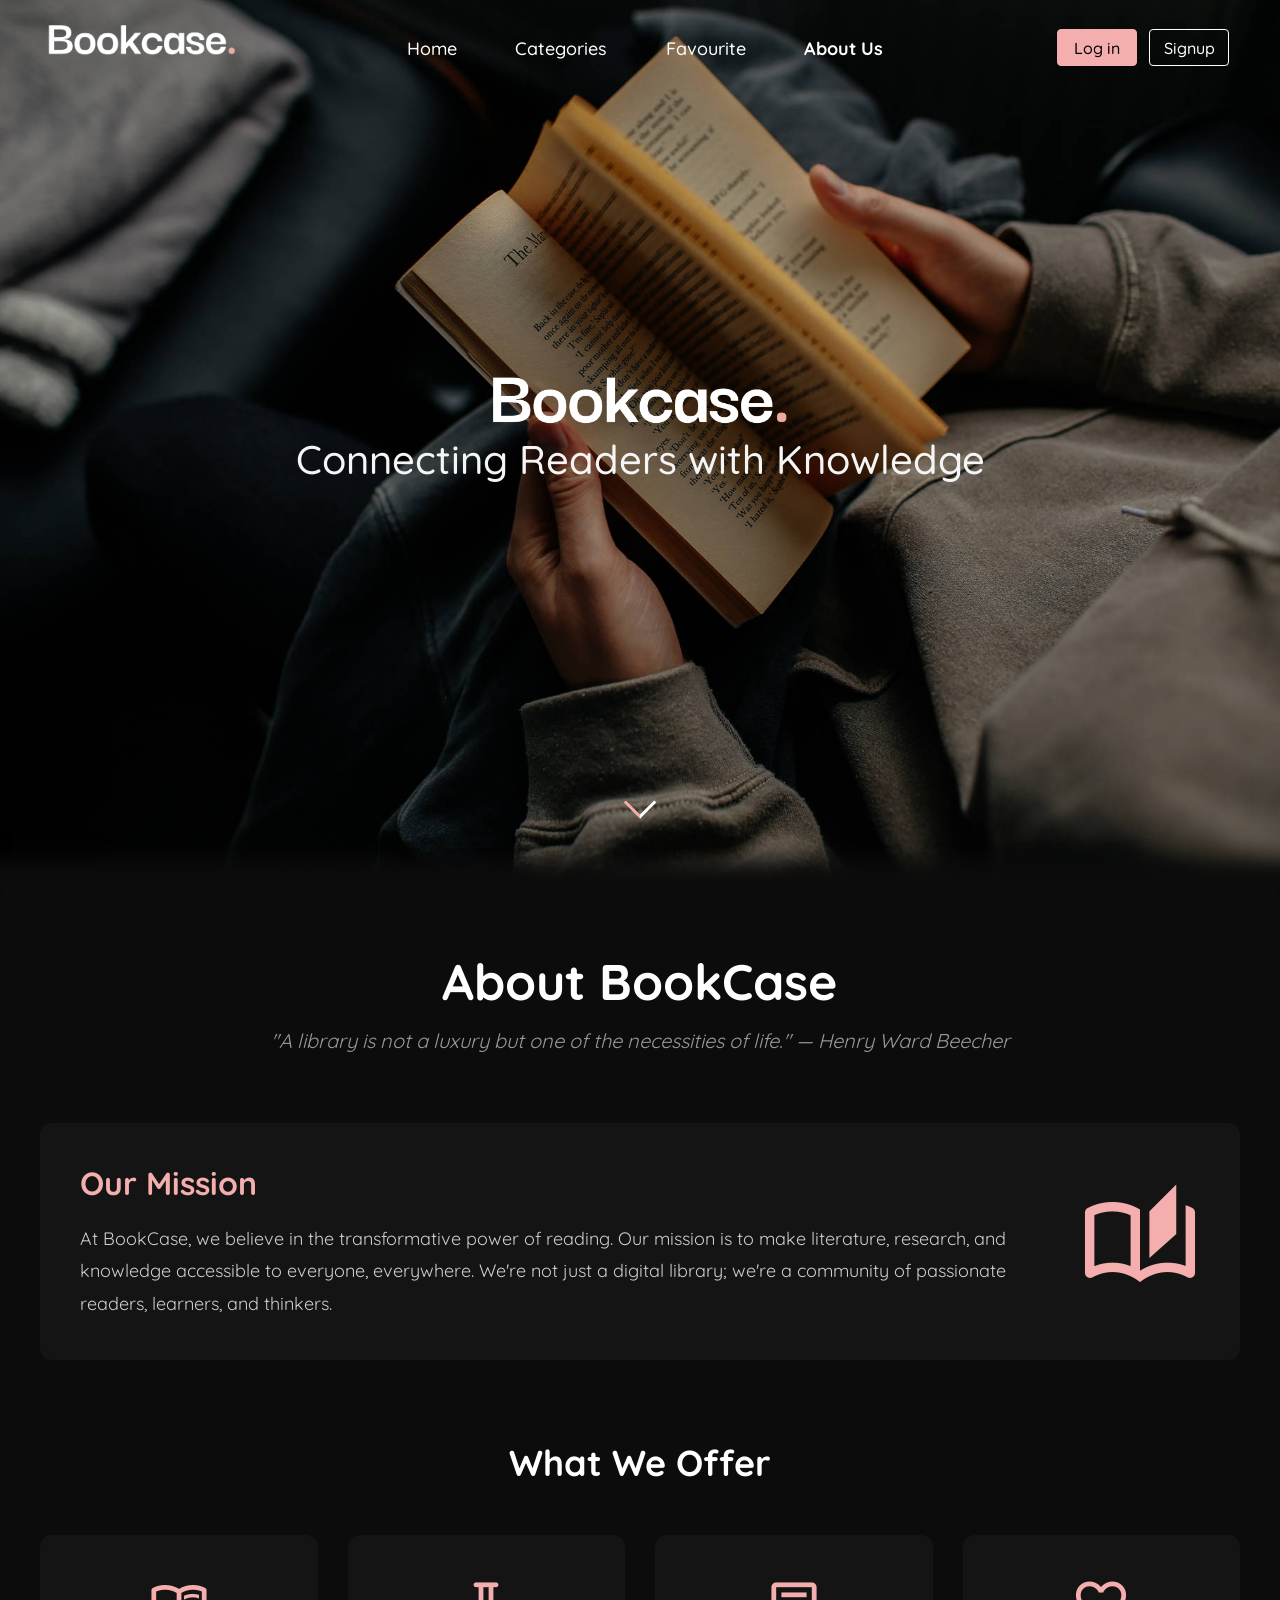
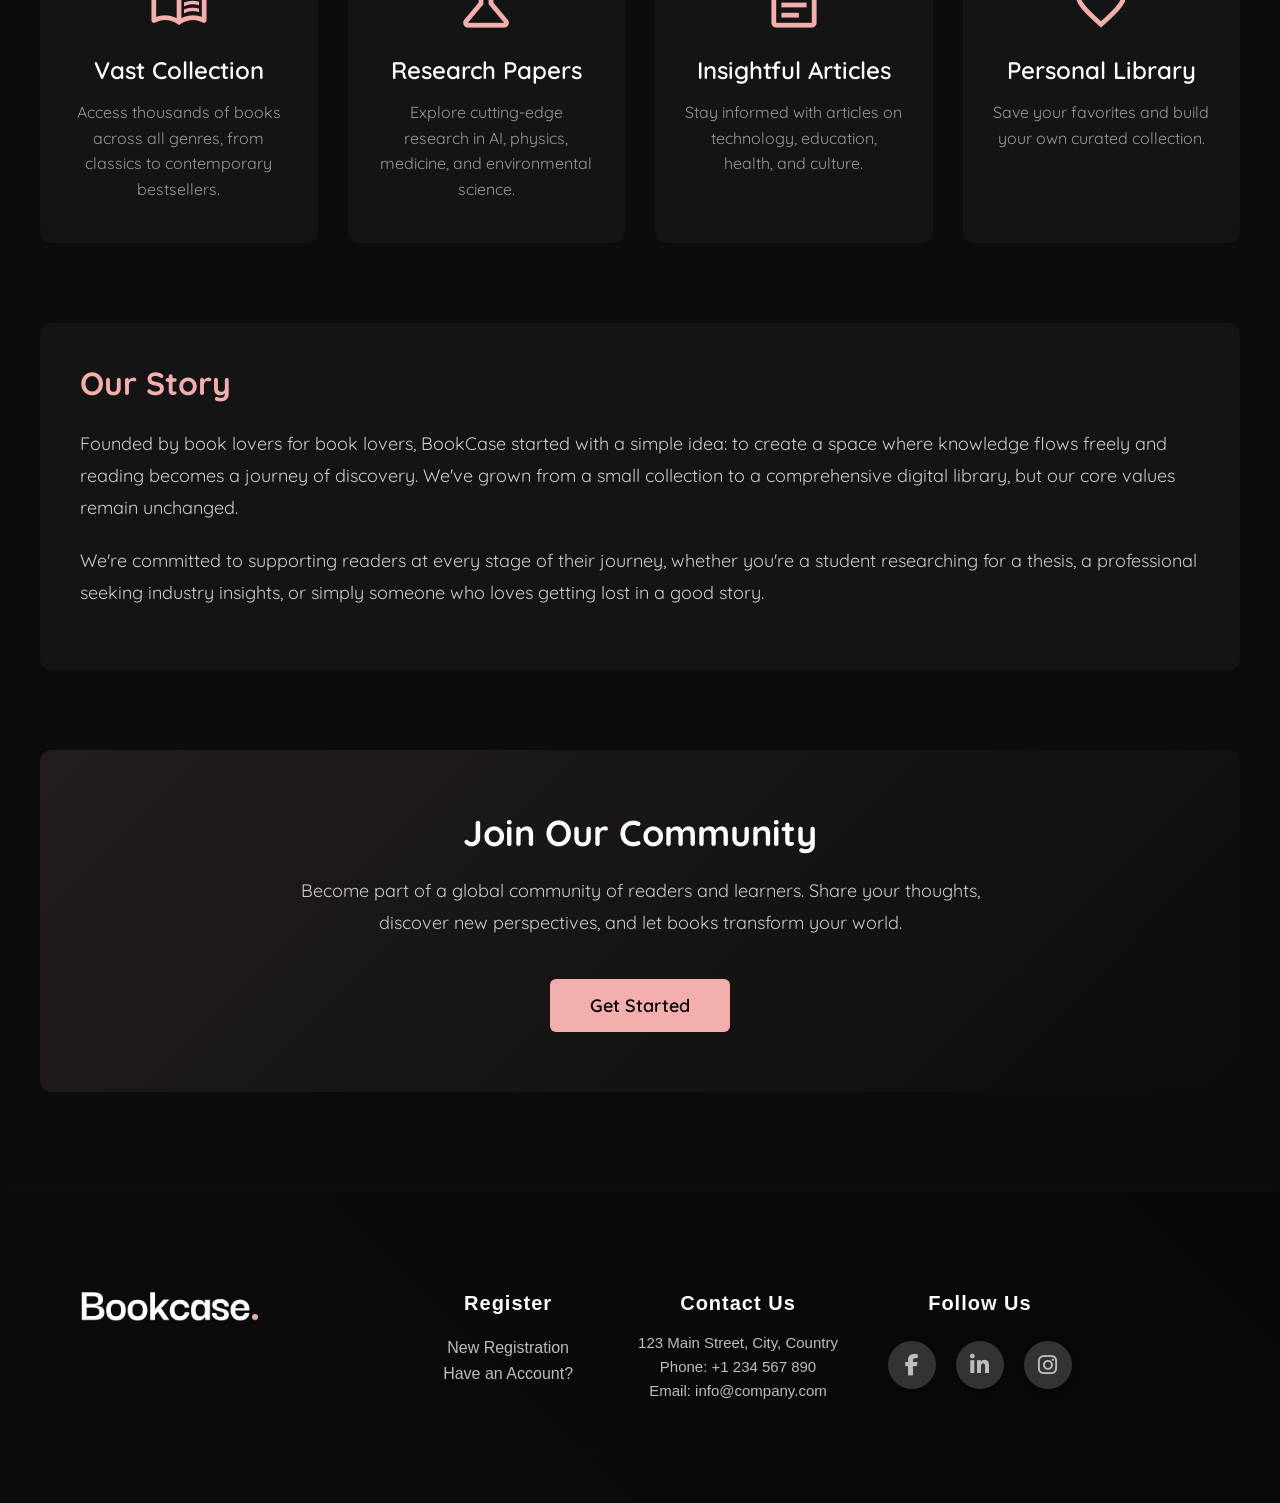
<file: about.html>
<!DOCTYPE html>
<html lang="en">
<head>
    <meta charset="UTF-8">
    <meta name="viewport" content="width=device-width, initial-scale=1.0">
    <title>About Us - BookCase</title>
    <link rel="stylesheet" href="assets/CSS/about.css">
    <link rel="stylesheet" href="https://cdnjs.cloudflare.com/ajax/libs/font-awesome/6.5.0/css/all.min.css">
    <link rel="stylesheet" href="https://fonts.googleapis.com/css2?family=Material+Symbols+Outlined" />
</head>
<body>
    <div class="Container">
        <div class="mainSection">
            <div class="navbar">
                <div class="NavElements">
                    <a id="Logo" href="index.html"><img src="assets/IMG/Logo.png"></a>
                    <section class="NavPages">
                        <a id="NavLink1" href="index.html">Home</a>
                        <a id="NavLink2" href="categories.html">Categories</a>
                        <a id="NavLink3" href="favourite.html">Favourite</a>
                        <a id="NavLink4" href="about.html" class="active">About Us</a>
                    </section>
                    <section class="Register">
                        <a href="login.html" id="Login">Log in</a>
                        <a href="signup.html" id="Signup">Signup</a>
                    </section>
                    <!-- Add user profile section when logged in -->
                    <section class="UserProfile" style="display: none;">
                        <span class="material-symbols-outlined" id="userIcon">account_circle</span>
                        <span id="username"></span>
                        <button id="logoutBtn">Logout</button>
                    </section>
                    <p id="DropButton"><span class="material-symbols-outlined">menu</span></p>
                    <section class="DropList">
                        <img src="assets/IMG/Logo.png">
                        <ul id="List">
                            <li class="options UserProfileDrop" style="display: none; cursor: pointer;">
                                <span class="material-symbols-outlined">account_circle</span>
                                <span id="dropUsername" style="margin-right: auto; padding-left: 8px;"></span>
                                <span class="material-symbols-outlined" id="dropLogoutIcon" style="margin-left: auto;">logout</span>
                            </li>
                            <li class="options"><span class="material-symbols-outlined">home</span><a href="index.html">Home</a></li>
                            <li class="options"><span class="material-symbols-outlined">category</span><a href="categories.html">Categories</a></li>
                            <li class="options"><span class="material-symbols-outlined">favorite</span><a href="favourite.html">Favorite</a></li>
                            <li class="options"><span class="material-symbols-outlined">info</span><a href="about.html">About Us</a></li>
                            <li class="options"><span class="material-symbols-outlined">login</span><a href="login.html">Login</a></li>
                            <li class="options"><span class="material-symbols-outlined">add</span><a href="signup.html">Signup</a></li>
                        </ul>
                    </section>
                </div>
                <div class="CategoriesContainer">
                    <div class="CategoriesSection">
                        <h3>Books</h3>
                        <p></p>
                        <div class="Types">
                            <a href="categories.html" data-category="Science Fiction" data-type="Books">Science Fiction</a>
                            <a href="categories.html" data-category="Fantasy" data-type="Books">Fantasy</a>
                            <a href="categories.html" data-category="Horror" data-type="Books">Horror</a>
                            <a href="categories.html" data-category="Children" data-type="Books">Children</a>
                            <a href="categories.html" data-category="History" data-type="Books">History</a>
                        </div>
                    </div>
                    <div class="CategoriesSection">
                        <p></p>
                        <div class="Types">
                            <a href="categories.html" data-category="Artificial Intelligence" data-type="Researches">Artificial Intelligence</a>
                            <a href="categories.html" data-category="Quantum Physics" data-type="Researches">Quantum Physics</a>
                            <a href="categories.html" data-category="Medical Studies" data-type="Researches">Medical Studies</a>
                            <a href="categories.html" data-category="Environmental Science" data-type="Researches">Environmental Science</a>
                            <a href="categories.html" data-category="Social Science" data-type="Researches">Social Science</a>
                        </div>
                    </div>
                    <div class="CategoriesSection">
                        <p></p>
                        <div class="Types">
                            <a href="categories.html" data-category="Technology" data-type="Articles">Technology</a>
                            <a href="categories.html" data-category="Education" data-type="Articles">Education</a>
                            <a href="categories.html" data-category="Health & Wellness" data-type="Articles">Health & Wellness</a>
                            <a href="categories.html" data-category="Politics" data-type="Articles">Politics</a>
                            <a href="categories.html" data-category="Culture" data-type="Articles">Culture</a>
                        </div>
                    </div>
                </div>
            </div>
            <div id="ImageText">
                <div id="Logo-Text">
                    <img src="assets/IMG/Logo.png">
                    <p>Connecting Readers with Knowledge</p>
                </div>
                <div class="scroll-down">
                    <i class="arrow"></i>
                </div>
            </div>
        </div>

        <div class="contentContainer">
            <div class="aboutSection">
                <h2>About BookCase</h2>
                <p class="quote">"A library is not a luxury but one of the necessities of life." — Henry Ward Beecher</p>
                
                <div class="missionSection">
                    <div class="textContent">
                        <h3>Our Mission</h3>
                        <p>At BookCase, we believe in the transformative power of reading. Our mission is to make literature, research, and knowledge accessible to everyone, everywhere. We're not just a digital library; we're a community of passionate readers, learners, and thinkers.</p>
                    </div>
                    <div class="iconBox">
                        <span class="material-symbols-outlined">auto_stories</span>
                    </div>
                </div>

                <div class="valuesSection">
                    <h3>What We Offer</h3>
                    <div class="valueCards">
                        <div class="valueCard">
                            <span class="material-symbols-outlined">menu_book</span>
                            <h4>Vast Collection</h4>
                            <p>Access thousands of books across all genres, from classics to contemporary bestsellers.</p>
                        </div>
                        <div class="valueCard">
                            <span class="material-symbols-outlined">science</span>
                            <h4>Research Papers</h4>
                            <p>Explore cutting-edge research in AI, physics, medicine, and environmental science.</p>
                        </div>
                        <div class="valueCard">
                            <span class="material-symbols-outlined">article</span>
                            <h4>Insightful Articles</h4>
                            <p>Stay informed with articles on technology, education, health, and culture.</p>
                        </div>
                        <div class="valueCard">
                            <span class="material-symbols-outlined">favorite</span>
                            <h4>Personal Library</h4>
                            <p>Save your favorites and build your own curated collection.</p>
                        </div>
                    </div>
                </div>

                <div class="storySection">
                    <h3>Our Story</h3>
                    <div class="storyContent">
                        <p>Founded by book lovers for book lovers, BookCase started with a simple idea: to create a space where knowledge flows freely and reading becomes a journey of discovery. We've grown from a small collection to a comprehensive digital library, but our core values remain unchanged.</p>
                        <p>We're committed to supporting readers at every stage of their journey, whether you're a student researching for a thesis, a professional seeking industry insights, or simply someone who loves getting lost in a good story.</p>
                    </div>
                </div>

                <div class="teamSection">
                    <h3>Join Our Community</h3>
                    <p>Become part of a global community of readers and learners. Share your thoughts, discover new perspectives, and let books transform your world.</p>
                    <div class="ctaButtons">
                        <a href="signup.html" class="primaryButton">Get Started</a>
                    </div>
                </div>
            </div>
        </div>

   <div class="Footer">
        <img src="assets/IMG/Logo.png" alt="Company Logo" />

        <div class="Links">

            <section>
            <h2>Register</h2>
            <ul>
                <li><a href="#">New Registration</a></li>
                <li><a href="#">Have an Account?</a></li>
            </ul>
            </section>

            <section>
            <h2>Contact Us</h2>
            <address>
                123 Main Street, City, Country<br />
                Phone: <a href="tel:+1234567890">+1 234 567 890</a><br />
                Email: <a href="mailto:info@company.com">info@company.com</a>
            </address>
            </section>

            <section>
            <h2>Follow Us</h2>
            <div class="SocialMedia">
                <a href="#" class="facebook" target="_blank" rel="noopener noreferrer" aria-label="Facebook">
                <i class="fab fa-facebook-f"></i>
                </a>
                <a href="#" class="linkedin" target="_blank" rel="noopener noreferrer" aria-label="LinkedIn">
                <i class="fab fa-linkedin-in"></i>
                </a>
                <a href="#" class="instagram" target="_blank" rel="noopener noreferrer" aria-label="Instagram">
                <i class="fab fa-instagram"></i>
                </a>
            </div>
            </section>
        </div>
    </div>
</div>

    <script src="assets/JAVASCRIPT/about.js"></script>
    <script src="assets/JAVASCRIPT/auth-check.js"></script>

</body>
</html>
</file>
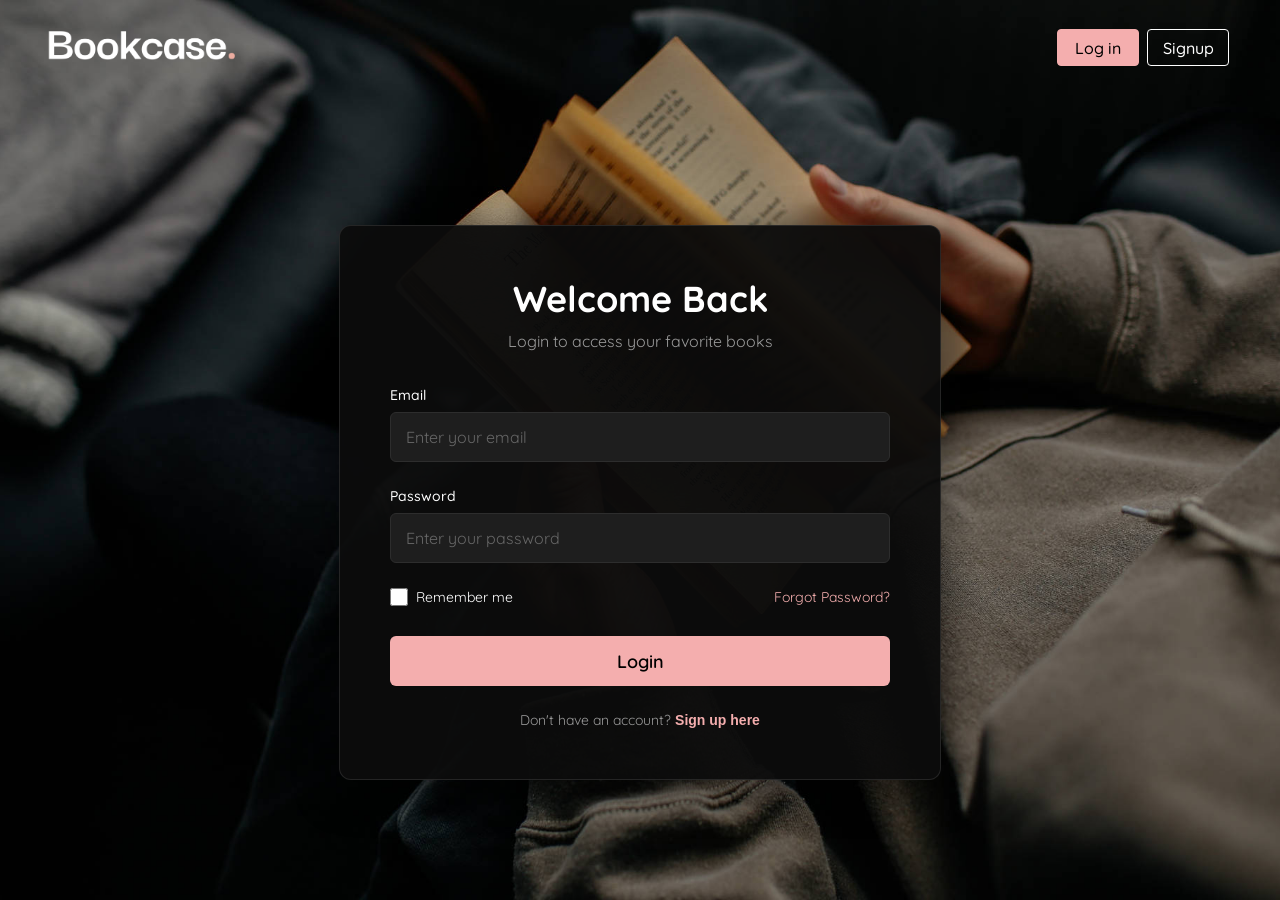
<file: login.html>
<!DOCTYPE html>
<html lang="en">
<head>
    <meta charset="UTF-8">
    <meta name="viewport" content="width=device-width, initial-scale=1.0">
    <title>Login - BookCase</title>
    <link rel="stylesheet" href="assets/CSS/auth.css">
    <link rel="stylesheet" href="https://fonts.googleapis.com/css2?family=Material+Symbols+Outlined" />
</head>
<body>
    <div class="Container">
        <div class="mainSection">
            <div class="navbar">
                <div class="NavElements">
                    <a id="Logo" href="index.html"><img src="assets/IMG/Logo.png"></a>
                    
                    <!-- Add user profile section when logged in -->
                    <section class="UserProfile" style="display: none;">
                        <span class="material-symbols-outlined" id="userIcon">account_circle</span>
                        <span id="username"></span>
                        <button id="logoutBtn">Logout</button>
                    </section>        
                    <section class="Register">
                        <a href="login.html" id="Login">Log in</a>
                        <a href="signup.html" id="Signup">Signup</a>
                    </section>
                </div>
            </div>
            
            <div class="authContainer">
                <div class="authBox">
                    <h1>Welcome Back</h1>
                    <p class="subtitle">Login to access your favorite books</p>
                    
                    <form id="loginForm">
                        <div class="inputGroup">
                            <label for="email">Email</label>
                            <input type="email" id="email" placeholder="Enter your email" required>
                        </div>
                        
                        <div class="inputGroup">
                            <label for="password">Password</label>
                            <input type="password" id="password" placeholder="Enter your password" required>
                        </div>
                        
                        <div class="rememberForgot">
                            <label class="checkbox">
                                <input type="checkbox" id="remember">
                                <span>Remember me</span>
                            </label>
                            <a href="#" class="forgotPassword">Forgot Password?</a>
                        </div>
                        
                        <p id="loginError" class="errorMessage" style="display: none;">
                        Invalid email or password
                        </p>

                        <button type="submit" class="authButton">Login</button>
                        
                        <p class="switchAuth">
                            Don't have an account? <a href="signup.html">Sign up here</a>
                        </p>
                    </form>
                </div>
            </div>
        </div>
        

    <script src="assets/JAVASCRIPT/auth.js"></script>
</body>
</html>
</file>
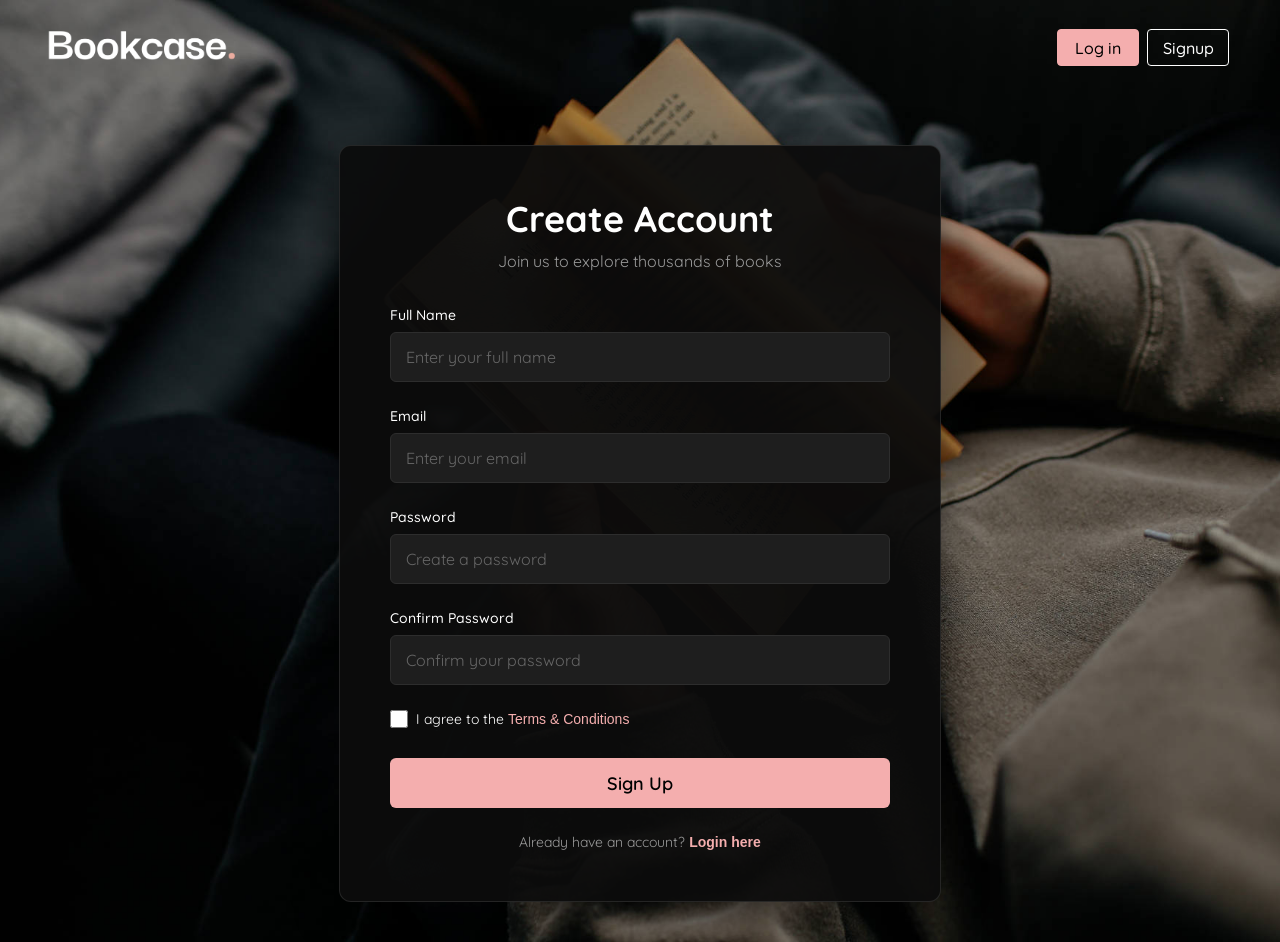
<file: signup.html>
<!DOCTYPE html>
<html lang="en">
<head>
    <meta charset="UTF-8">
    <meta name="viewport" content="width=device-width, initial-scale=1.0">
    <title>Signup - BookCase</title>
    <link rel="stylesheet" href="assets/CSS/auth.css">
    <link rel="stylesheet" href="https://fonts.googleapis.com/css2?family=Material+Symbols+Outlined" />
</head>
<body>
    <div class="Container">
        <div class="mainSection">
            <div class="navbar">
                <div class="NavElements">
                    <a id="Logo" href="index.html"><img src="assets/IMG/Logo.png"></a>
                    
                    <!-- Add user profile section when logged in -->
                    <section class="UserProfile" style="display: none;">
                        <span class="material-symbols-outlined" id="userIcon">account_circle</span>
                        <span id="username"></span>
                        <button id="logoutBtn">Logout</button>
                    </section>        
                    <section class="Register">
                        <a href="login.html" id="Login">Log in</a>
                        <a href="signup.html" id="Signup">Signup</a>
                    </section>
                </div>
            </div>
            <div class="authContainer">
                <div class="authBox">
                    <h1>Create Account</h1>
                    <p class="subtitle">Join us to explore thousands of books</p>
                    
                    <form id="signupForm">
                        <div class="inputGroup">
                            <label for="fullname">Full Name</label>
                            <input type="text" id="fullname" placeholder="Enter your full name" required>
                        </div>
                        
                        <div class="inputGroup">
                            <label for="email">Email</label>
                            <input type="email" id="email" placeholder="Enter your email" required>
                        </div>
                        
                        <div class="inputGroup">
                            <label for="password">Password</label>
                            <input type="password" id="password" placeholder="Create a password" required>
                        </div>
                        
                        <div class="inputGroup">
                            <label for="confirmPassword">Confirm Password</label>
                            <input type="password" id="confirmPassword" placeholder="Confirm your password" required>
                        </div>
                        
                        <div class="termsCheck">
                            <label class="checkbox">
                                <input type="checkbox" id="terms" required>
                                <span>I agree to the <a href="#">Terms & Conditions</a></span>
                            </label>
                        </div>
                        
                        <button type="submit" class="authButton">Sign Up</button>
                        
                        <p class="switchAuth">
                            Already have an account? <a href="login.html">Login here</a>
                        </p>
                    </form>
                </div>
            </div>
        </div>
    </div>

    <script src="assets/JAVASCRIPT/auth.js"></script>
</body>
</html>
</file>
<file: assets/CSS/about.css>
@import url("https://fonts.googleapis.com/css2?family=Quicksand:wght@300..700&display=swap");

* {
  font-family: sans-serif;
  margin: 0;
  padding: 0;
  list-style: none;
  text-decoration: none;
}

body {
  width: 100%;
  min-height: 100vh;
  display: flex;
  justify-content: center;
  background-color: #0c0c0c;
}

.material-symbols-outlined {
  font-variation-settings: "FILL" 0, "wght" 400, "GRAD" 10, "opsz" 30;
}

.Container {
  width: 100%;
  height: fit-content;
  display: flex;
  flex-direction: column;
  align-items: center;
}

.mainSection {
  width: 100%;
  height: 100vh;
  background-image: url(../IMG/book-5472X3648-wallpaper-4ibfq0znewa7wgxb.jpeg);
  background-position: center;
  background-size: cover;
}

/* Navbar */
.navbar {
  width: 100%;
  position: relative;
  justify-content: center;
  display: flex;
  margin-bottom: 20px;
}

.NavElements {
  width: 95%;
  display: flex;
  justify-content: space-between;
  box-sizing: border-box;
  padding: 15px;
  margin-top: 10px;
}

#Logo img {
  width: 190px;
  height: 30px;
}

.NavPages {
  display: flex;
  width: 500px;
  font-size: 18px;
  justify-content: space-between;
  box-sizing: border-box;
  padding: 12px;
}

.NavPages a {
  color: white;
  font-family: "Quicksand", sans-serif;
  font-weight: 500;
}

.NavPages a.active {
  font-weight: 700;
}

.NavPages a:hover {
  animation: navAnimation 1.3s infinite linear;
}

@keyframes navAnimation {
  0%,
  100% {
    opacity: 1;
    transform: scale(1);
  }
  50% {
    opacity: 0.6;
    transform: scale(1.1);
  }
}

.Register {
  display: flex;
  width: 180px;
  justify-content: space-between;
  box-sizing: border-box;
  padding: 4px;
  gap: 12px;
}

.Register #Signup {
  display: flex;
  justify-content: center;
  align-items: center;
  height: 35px;
  width: 100px;
  color: #ffffff;
  border-radius: 4px;
  border: 1px white solid;
  font-family: "Quicksand", sans-serif;
  font-weight: 500;
}

.Register #Login {
  display: flex;
  justify-content: center;
  align-items: center;
  height: 35px;
  width: 100px;
  border-radius: 4px;
  border: 1px solid rgb(244, 174, 174);
  font-family: "Quicksand", sans-serif;
  font-weight: 500;
  background-color: rgb(244, 174, 174);
  color: #000000;
}

#DropButton {
  display: none;
}

#DropButton span {
  box-sizing: border-box;
  padding-top: 2px;
  font-size: 40px;
  cursor: pointer;
  color: #ffffff;
}

.DropList {
  position: fixed;
  display: flex;
  flex-direction: column;
  align-items: center;
  top: 0px;
  right: 0;
  background-color: #0c0c0ce5;
  color: #ffffff;
  width: 400px;
  height: 100vh;
  box-shadow: 0px 0px 20px 0px rgba(31, 31, 31, 0.751);
  max-height: 0;
  overflow: hidden;
  z-index: 1000;
  transition: max-height 0.3s ease-out;
}

.DropList.open {
  max-height: 100vh;
}

.DropList img {
  margin: 40px 0 75px 0;
  width: 200px;
  height: auto;
}

.DropList #List {
  width: 80%;
  display: flex;
  flex-direction: column;
  gap: 5px;
}

.DropList #List li {
  font-size: 25px;
  padding: 10px;
  padding-left: 19px;
  font-family: "Quicksand", sans-serif;
  font-weight: 500;
  cursor: pointer;
}

.DropList #List li a {
  color: #ffffff;
}

.DropList #List li span {
  font-size: 25px;
  margin-right: 16px;
  vertical-align: text-bottom;
}

.DropList #List li:hover {
  background-color: #545454;
  border-radius: 6px;
}

.UserProfileDrop {
  display: flex;
  align-items: center;
  gap: 8px;
  padding: 8px 12px;
  font-weight: 500;
  color: #ffffff;
  justify-content: space-between;
}

.UserProfileDrop:hover {
  background-color: #f0f0f0;
}

.CategoriesContainer {
  position: absolute;
  top: 105%;
  width: 90%;
  background-color: #0c0c0ce5;
  box-shadow: 0px 0px 20px 0px rgba(31, 31, 31, 0.751);
  display: none;
  z-index: 100;
  border-radius: 8px;
}

.CategoriesSection {
  padding: 30px;
  display: flex;
  flex-direction: row;
  align-items: center;
  justify-content: space-around;
  gap: 32px;
}

.CategoriesSection p {
  background-color: #ffffff;
  width: 1px;
  height: 85%;
  border-radius: 10px;
}

.CategoriesSection .Types {
  display: flex;
  flex-direction: column;
}

.CategoriesSection a {
  font-family: "Quicksand", sans-serif;
  font-weight: 400;
  padding: 5px;
  margin: 0 10px;
  color: #ffffff;
}

.CategoriesSection h3 {
  font-family: "Quicksand", sans-serif;
  font-weight: 500;
  color: #ffffff;
}

.CategoriesSection a:hover {
  animation: navAnimation 1.3s infinite linear;
}

#ImageText {
  width: 100%;
  height: fit-content;
  border-radius: 4px;
  display: flex;
  flex-direction: column;
  align-items: center;
  text-align: center;
  position: relative;
  top: 30%;
  box-sizing: border-box;
}

#ImageText #Logo-Text {
  display: flex;
  flex-direction: column;
  justify-content: center;
  align-items: center;
}

#ImageText div img {
  width: 300px;
  margin-bottom: 10px;
  animation: logoFloat 2s infinite linear;
}

@keyframes logoFloat {
  0%,
  100% {
    position: relative;
    top: 0;
  }
  50% {
    position: relative;
    top: -20px;
  }
}

#ImageText #Logo-Text p {
  color: rgb(246, 245, 245);
  font-family: "Quicksand", sans-serif;
  font-weight: 500;
  margin-bottom: 10px;
  font-size: 40px;
}

html {
  scroll-behavior: smooth;
}

.scroll-down {
  position: absolute;
  bottom: -320px;
  left: 50%;
  transform: translateX(-50%);
  cursor: pointer;
  z-index: 10;
}

.arrow {
  display: block;
  width: 20px;
  height: 20px;
  border-right: 3px solid white;
  border-bottom: 3px solid rgb(244, 174, 174);
  transform: rotate(45deg);
  animation: arrowBounce 1.5s infinite;
}

@keyframes arrowBounce {
  0%,
  100% {
    transform: translateY(0) rotate(45deg);
  }
  50% {
    transform: translateY(10px) rotate(45deg);
  }
}

/* Content Container */
.contentContainer {
  width: 100%;
  background-color: #0c0c0c;
  box-shadow: 0 -20px 20px 20px #0c0c0c;
  padding: 50px 0 100px;
}

.aboutSection {
  max-width: 1200px;
  margin: 0 auto;
}

.aboutSection h2 {
  color: #ffffff;
  font-family: "Quicksand", sans-serif;
  font-size: 50px;
  font-weight: 700;
  text-align: center;
  margin-bottom: 15px;
}

.aboutSection .quote {
  color: #999999;
  font-family: "Quicksand", sans-serif;
  font-size: 20px;
  font-style: italic;
  text-align: center;
  margin-bottom: 70px;
  display: block;
}

.missionSection {
  display: flex;
  align-items: center;
  gap: 50px;
  margin-bottom: 80px;
  padding: 40px;
  background-color: rgba(255, 255, 255, 0.03);
  border-radius: 12px;
}

.missionSection .textContent {
  flex: 1;
}

.missionSection h3 {
  color: rgb(244, 174, 174);
  font-family: "Quicksand", sans-serif;
  font-size: 32px;
  font-weight: 700;
  margin-bottom: 20px;
}

.missionSection p {
  color: #cccccc;
  font-family: "Quicksand", sans-serif;
  font-size: 18px;
  line-height: 1.8;
}

.missionSection .iconBox {
  display: flex;
  align-items: center;
  justify-content: center;
}

.missionSection .iconBox .material-symbols-outlined {
  font-size: 120px;
  color: rgb(244, 174, 174);
}

.valuesSection {
  margin-bottom: 80px;
}

.valuesSection h3 {
  color: #ffffff;
  font-family: "Quicksand", sans-serif;
  font-size: 36px;
  font-weight: 700;
  text-align: center;
  margin-bottom: 50px;
}

.valueCards {
  display: grid;
  grid-template-columns: repeat(auto-fit, minmax(250px, 1fr));
  gap: 30px;
}

.valueCard {
  background-color: rgba(255, 255, 255, 0.03);
  padding: 40px 30px;
  border-radius: 12px;
  text-align: center;
  transition: transform 0.3s, background-color 0.3s;
}

.valueCard:hover {
  transform: translateY(-10px);
  background-color: rgba(244, 174, 174, 0.1);
}

.valueCard .material-symbols-outlined {
  font-size: 60px;
  color: rgb(244, 174, 174);
  margin-bottom: 20px;
}

.valueCard h4 {
  color: #ffffff;
  font-family: "Quicksand", sans-serif;
  font-size: 24px;
  font-weight: 600;
  margin-bottom: 15px;
}

.valueCard p {
  color: #999999;
  font-family: "Quicksand", sans-serif;
  font-size: 16px;
  line-height: 1.6;
}

.storySection {
  margin-bottom: 80px;
  padding: 40px;
  background-color: rgba(255, 255, 255, 0.03);
  border-radius: 12px;
}

.storySection h3 {
  color: rgb(244, 174, 174);
  font-family: "Quicksand", sans-serif;
  font-size: 32px;
  font-weight: 700;
  margin-bottom: 25px;
}

.storyContent p {
  color: #cccccc;
  font-family: "Quicksand", sans-serif;
  font-size: 18px;
  line-height: 1.8;
  margin-bottom: 20px;
}

.teamSection {
  text-align: center;
  padding: 60px 40px;
  background: linear-gradient(135deg, rgba(244, 174, 174, 0.1), rgba(12, 12, 12, 0.5));
  border-radius: 12px;
}

.teamSection h3 {
  color: #ffffff;
  font-family: "Quicksand", sans-serif;
  font-size: 36px;
  font-weight: 700;
  margin-bottom: 20px;
}

.teamSection p {
  color: #cccccc;
  font-family: "Quicksand", sans-serif;
  font-size: 18px;
  line-height: 1.8;
  margin-bottom: 40px;
  max-width: 700px;
  margin-left: auto;
  margin-right: auto;
}

.ctaButtons {
  display: flex;
  justify-content: center;
  gap: 20px;
  flex-wrap: wrap;
}

.primaryButton{
  display: inline-block;
  padding: 15px 40px;
  font-family: "Quicksand", sans-serif;
  font-size: 18px;
  font-weight: 600;
  border-radius: 6px;
  transition: all 0.3s;
}

.primaryButton {
  background-color: rgb(244, 174, 174);
  color: #000000;
}

.primaryButton:hover {
  background-color: rgb(255, 190, 190);
  transform: translateY(-2px);
}

/* Footer Container */
.Footer {
  background: linear-gradient(45deg, #0c0c0c, #070707);
  width: 100%;
  padding: 100px 0 100px 0;
  box-shadow: 0 0 18px 2px rgba(19, 19, 19, 0.6);
  display: flex;
  flex-wrap: wrap;
  align-items: flex-start;
  justify-content: center;
  gap: 40px;
  text-align: center;
  font-family: 'Quicksand', sans-serif;
  color: #bdbdbd;
}

/* Logo */
.Footer img {
  width: 180px;
  max-width: 100%;
  height: auto;
  user-select: none;
  transition: transform 0.3s ease;
  flex-shrink: 0;
}

.Footer img:hover {
  transform: scale(1.05);
}

/* Links Container */
.Links {
  display: flex;
  flex-wrap: wrap;
  justify-content: center;
  gap: 50px;
  width: 100%;
  max-width: 900px;
}

/* Each Section */
.Links section {
  min-width: 160px;
  max-width: 220px;
  display: flex;
  flex-direction: column;
  align-items: center;
  text-align: center;
}

/* Section Headings */
.Links section h2 {
  margin-bottom: 16px;
  font-size: 20px;
  font-weight: 700;
  color: #fff;
  letter-spacing: 0.05em;
}

/* Lists inside sections */
.Links ul {
  list-style: none;
  padding: 0;
  margin: 0;
  width: 100%;
}

/* List Items */
.Links ul li {
  margin: 8px 0;
  font-size: 16px;
}

/* Links */
.Links ul li a {
  color: #bdbdbd;
  text-decoration: none;
  transition: color 0.3s ease;
  cursor: pointer;
  display: inline-block;
  width: 100%;
}

.Links ul li a:hover,
.Links ul li:hover {
  color: #f0a500;
}

/* Address Styling */
address {
  font-style: normal;
  font-size: 15px;
  line-height: 1.6;
  color: #bdbdbd;
}

address a {
  color: #bdbdbd;
  text-decoration: none;
  transition: color 0.3s ease;
}

address a:hover {
  color: #f0a500;
}

.SocialMedia {
  display: flex;
  justify-content: center;
  gap: 20px;
  margin-top: 10px;
}

.SocialMedia a {
  display: flex;
  align-items: center;
  justify-content: center;
  width: 48px;
  height: 48px;
  background-color: #333;
  border-radius: 50%;
  color: #bdbdbd;
  font-size: 22px;
  text-decoration: none;
  box-shadow: 0 4px 8px rgba(0, 0, 0, 0.3);
  transition: background-color 0.3s ease, color 0.3s ease, transform 0.3s ease;
}

.SocialMedia a:hover {
  background-color: #f0a500;
  color: #121212;
  transform: scale(1.15);
  box-shadow: 0 6px 12px rgba(240, 165, 0, 0.6);
}

/* Optional: Different brand colors on hover */
.SocialMedia a.facebook:hover {
  background-color: #1877f2;
  color: white;
}

.SocialMedia a.linkedin:hover {
  background-color: #0a66c2;
  color: white;
}

.SocialMedia a.instagram:hover {
  background: radial-gradient(circle at 30% 107%, #fdf497 0%, #fdf497 5%, #fd5949 45%, #d6249f 60%, #285aeb 90%);
  color: white;
}

/* Responsive */
@media (max-width: 768px) {
  .Links {
    max-width: 400px;
    gap: 30px;
  }

  .Links section {
    min-width: 140px;
    max-width: 180px;
  }
}

@media (max-width: 480px) {
  .Footer {
    padding: 40px 0px;
    gap: 30px;
  }

  .Links {
    flex-direction: column;
    align-items: center;
    gap: 25px;
    max-width: 300px;
  }

  .Links section {
    max-width: 100%;
  }

}


/* Responsive */
@media (max-width: 1200px) {
  .NavPages,
  .Register {
    display: none;
  }
  #DropButton {
    display: block;
  }
  .missionSection {
    flex-direction: column;
    text-align: center;
  }
}

@media (max-width: 600px) {
  .aboutSection h2 {
    font-size: 35px;
  }
  .missionSection h3,
  .storySection h3 {
    font-size: 26px;
  }
  .valuesSection h3,
  .teamSection h3 {
    font-size: 28px;
  }
  .missionSection,
  .storySection {
    padding: 25px;
  }
  .valueCards {
    grid-template-columns: 1fr;
  }
  #ImageText #Logo-Text img {
    width: 180px;
  }
  #ImageText #Logo-Text p {
    font-size: 22px;
  }
  .DropList {
    width: 300px;
  }
}

/* Add user profile styles */
.UserProfile {
  display: flex;
  align-items: center;
  gap: 10px;
  color: white;
  font-family: "Quicksand", sans-serif;
}

#userIcon {
  font-size: 32px;
  color: rgb(244, 174, 174);
}

#username {
  font-size: 16px;
  font-weight: 500;
}

#logoutBtn {
  padding: 8px 16px;
  background-color: transparent;
  color: white;
  border: 1px solid white;
  border-radius: 4px;
  cursor: pointer;
  font-family: "Quicksand", sans-serif;
  transition: all 0.3s ease;
}

#logoutBtn:hover {
  background-color: rgb(244, 174, 174);
  color: black;
  border-color: rgb(244, 174, 174);
}

.success-message {
  position: fixed;
  top: 100px;
  right: 20px;
  background-color: #4caf50;
  color: white;
  padding: 16px 100px;
  border-radius: 8px;
  font-family: "Quicksand", sans-serif;
  font-size: 16px;
  box-shadow: 0 4px 12px rgba(0, 0, 0, 0.3);
  z-index: 10000;
  display: none;
  animation: slideInRight 0.5s ease;
}

@keyframes slideInRight {
  from {
    transform: translateX(400px);
    opacity: 0;
  }
  to {
    transform: translateX(0);
    opacity: 1;
  }
}
</file>
<file: assets/CSS/auth.css>
@import url("https://fonts.googleapis.com/css2?family=Quicksand:wght@300..700&display=swap");

* {
  font-family: sans-serif;
  margin: 0;
  padding: 0;
  list-style: none;
  text-decoration: none;
}

body {
  width: 100%;
  min-height: 100vh;
  display: flex;
  justify-content: center;
  background-color: #0c0c0c;
}

.material-symbols-outlined {
  font-variation-settings: "FILL" 0, "wght" 400, "GRAD" 10, "opsz" 30;
}

.Container {
  width: 100%;
  min-height: 100vh;
  display: flex;
  flex-direction: column;
  align-items: center;
}

.mainSection {
  width: 100%;
  min-height: 100vh;
  background-image: url(../IMG/book-5472X3648-wallpaper-4ibfq0znewa7wgxb.jpeg);
  background-position: center;
  background-size: cover;
  display: flex;
  flex-direction: column;
}

/* Start NavBar */
.navbar {
  width: 100%;
  position: relative;
  justify-content: center;
  display: flex;
  margin-bottom: 20px;
}

.NavElements {
  width: 95%;
  display: flex;
  justify-content: space-between;
  box-sizing: border-box;
  padding: 15px;
  margin-top: 10px;
}
#Logo img {
  width: clamp(80px, 20vw, 190px);
  height: auto;
}
/* Start NavBar */
.navbar {
  width: 100%;
  position: relative;
  justify-content: center;
  display: flex;
  margin-bottom: 20px;
}

.NavElements {
  width: 95%;
  display: flex;
  justify-content: space-between;
  align-items: center;
  box-sizing: border-box;
  padding: clamp(8px, 2vw, 15px);
  margin-top: 10px;
  flex-wrap: wrap;
  gap: 10px;
}
#Logo img {
  width: clamp(80px, 20vw, 190px);
  height: auto;
}
.NavPages {
  display: flex;
  width: auto;
  max-width: 500px;
  font-size: clamp(14px, 2vw, 18px);
  justify-content: space-between;
  box-sizing: border-box;
  padding: 12px;
}
.NavPages a:hover {
  animation: navAnimation infinite 1.3s linear;
}
@keyframes navAnimation {
  0%,
  100% {
    opacity: 1;
    transform: scale(1);
  }
  50% {
    opacity: 0.6;
    transform: scale(1.1);
  }
}
.NavPages a {
  color: white;
  font-family: "Quicksand", sans-serif;
  font-optical-sizing: auto;
  font-weight: 500;
  font-style: normal;
}
.NavBar a.active {
  font-weight: 700;
  box-sizing: border-box;
}
.Register {
  display: flex;
  width: auto;
  max-width: 180px;
  justify-content: space-between;
  box-sizing: border-box;
  padding: 4px;
  gap: 8px;
}
.Register #Signup {
  display: flex;
  justify-content: center;
  align-items: center;
  height: 35px;
  width: 100px;
  color: #000000;
  border-radius: 4px;
  border: 1px solid black;
  font-family: "Quicksand", sans-serif;
  font-optical-sizing: auto;
  font-weight: 500;
  font-style: normal;
  color: #ffffff;
  border: 1px white solid;
}
.Register #Login {
  display: flex;
  justify-content: center;
  align-items: center;
  height: 35px;
  width: 100px;
  border-radius: 4px;
  border: 1px solid rgb(244, 174, 174);
  font-family: "Quicksand", sans-serif;
  font-optical-sizing: auto;
  font-weight: 500;
  font-style: normal;
  background-color: rgb(244, 174, 174);
  color: #000000;
}
#DropButton {
  display: none;
}
#DropButton span {
  box-sizing: border-box;
  padding-top: 2px;
  font-size: 40px;
  cursor: pointer;
  color: #ffffff;
}
.DropList {
  position: fixed;
  display: flex;
  flex-direction: column;
  align-items: center;
  top: 0px;
  right: 0;
  background-color: #0c0c0ce5;
  color: #ffffff;
  width: 400px;
  height: 100vh;
  box-shadow: 0px 0px 20px 0px rgba(31, 31, 31, 0.751);
  max-height: 0;
  overflow: hidden;
  z-index: 1;
  transition: max-height 0.3s ease-out;
}
.DropList.open {
  max-height: 100vh;
}
.DropList img {
  margin: 40px 0 75px 0;
  width: 200px;
  height: auto;
}

.DropList #List {
  width: 80%;
  display: flex;
  flex-direction: column;
  gap: 5px;
}
.DropList #List li {
  font-size: 25px;
  padding: 10px;
  padding-left: 19px;
  font-family: "Quicksand", sans-serif;
  font-optical-sizing: auto;
  font-weight: 500;
  font-style: normal;
}
.DropList #List li span {
  font-size: 25px;
  margin-right: 16px;
  vertical-align: text-bottom;
}
.DropList #List li:hover {
  background-color: #545454;
  border-radius: 6px;
}

.CategoriesContainer {
  position: absolute;
  top: 105%;
  width: 90%;
  background-color: #0c0c0ce5;
  box-shadow: 0px 0px 20px 0px rgba(31, 31, 31, 0.751);
  display: none;
  z-index: 100;
  border-radius: 8px;
}

.CategoriesSection {
  padding: 30px;
  display: flex;
  flex-direction: row;
  align-items: center;
  justify-content: space-around;
  gap: 32px;
}
.CategoriesSection p {
  background-color: #ffffff;
  width: 1px;
  height: 85%;
  border-radius: 10px;
}
.CategoriesSection .Types {
  display: flex;
  flex-direction: column;
}
.CategoriesSection a {
  font-family: "Quicksand", sans-serif;
  font-optical-sizing: auto;
  font-weight: 400;
  font-style: normal;
  padding: 5px;
  margin: 0 10px;
  color: #ffffff;
}
.CategoriesSection h3 {
  font-family: "Quicksand", sans-serif;
  font-optical-sizing: auto;
  font-weight: 500;
  font-style: normal;
  color: #ffffff;
}
.CategoriesSection a:hover {
  animation: navAnimation infinite 1.3s linear;
}
@keyframes navAnimation {
  0%,
  100% {
    opacity: 1;
    transform: scale(1);
  }
  50% {
    opacity: 0.6;
    transform: scale(1.1);
  }
}

/* End NavBar */

/* Auth Container */
.authContainer {
  flex: 1;
  display: flex;
  justify-content: center;
  align-items: center;
  padding: 40px 20px;
}

.authBox {
  background-color: rgba(12, 12, 12, 0.95);
  border-radius: 12px;
  padding: 50px;
  width: 100%;
  max-width: 500px;
  box-shadow: 0 10px 40px rgba(0, 0, 0, 0.5);
  border: 1px solid rgba(255, 255, 255, 0.1);
}

.authBox h1 {
  color: #ffffff;
  font-family: "Quicksand", sans-serif;
  font-size: 36px;
  font-weight: 700;
  margin-bottom: 10px;
  text-align: center;
}

.authBox .subtitle {
  color: #999999;
  font-family: "Quicksand", sans-serif;
  font-size: 16px;
  text-align: center;
  margin-bottom: 35px;
}

.inputGroup {
  margin-bottom: 25px;
}

.inputGroup label {
  display: block;
  color: #ffffff;
  font-family: "Quicksand", sans-serif;
  font-size: 14px;
  font-weight: 500;
  margin-bottom: 8px;
}

.inputGroup input {
  width: 100%;
  height: 50px;
  background-color: #1e1e1e;
  border: 1px solid #2d2d2d;
  border-radius: 6px;
  padding: 0 15px;
  color: #ffffff;
  font-family: "Quicksand", sans-serif;
  font-size: 16px;
  box-sizing: border-box;
  transition: border-color 0.3s;
}

.inputGroup input:focus {
  outline: none;
  border-color: rgb(244, 174, 174);
}

.inputGroup input::placeholder {
  color: #666666;
}

.rememberForgot {
  display: flex;
  justify-content: space-between;
  align-items: center;
  margin-bottom: 30px;
}

.checkbox {
  display: flex;
  align-items: center;
  cursor: pointer;
}

.checkbox input {
  width: 18px;
  height: 18px;
  margin-right: 8px;
  cursor: pointer;
}

.checkbox span {
  color: #ffffff;
  font-family: "Quicksand", sans-serif;
  font-size: 14px;
}

.forgotPassword {
  color: rgb(244, 174, 174);
  font-family: "Quicksand", sans-serif;
  font-size: 14px;
}

.forgotPassword:hover {
  text-decoration: underline;
}

.termsCheck {
  margin-bottom: 30px;
}

.termsCheck .checkbox span a {
  color: rgb(244, 174, 174);
}

.termsCheck .checkbox span a:hover {
  text-decoration: underline;
}

.authButton {
  width: 100%;
  height: 50px;
  background-color: rgb(244, 174, 174);
  color: #000000;
  border: none;
  border-radius: 6px;
  font-family: "Quicksand", sans-serif;
  font-size: 18px;
  font-weight: 600;
  cursor: pointer;
  transition: background-color 0.3s, transform 0.2s;
}

.authButton:hover {
  background-color: rgb(255, 190, 190);
  transform: translateY(-2px);
}

.authButton:active {
  transform: translateY(0);
}

.switchAuth {
  text-align: center;
  color: #999999;
  font-family: "Quicksand", sans-serif;
  font-size: 14px;
  margin-top: 25px;
}

.switchAuth a {
  color: rgb(244, 174, 174);
  font-weight: 600;
}

.switchAuth a:hover {
  text-decoration: underline;
}

.errorMessage {
    color: #e53935;       /* red */
    font-size: 18px;
    margin-bottom: 12px;
    font-family: "Quicksand", sans-serif;
    font-weight: 500;
    text-align: center;
}

/* Start Responsive for tablet and Mobile */

@media (max-width: 1024px) {
  .Container {
    width: 100%;
    height: fit-content;
    display: flex;
    flex-direction: column;
    align-items: center;
  }
  .NavPages,
  .Register {
    display: none;
  }
  .NavElements {
    width: 98%;
    display: flex;
    justify-content: space-between;
    box-sizing: border-box;
    padding: 15px;
  }
  #DropButton {
    display: block;
  }
  #Image #Logo-Text p {
    font-size: 38px;
    margin-bottom: 10px;
  }
  .Content {
    width: 95%;
    display: grid;
    justify-items: center;
    grid-template-columns: repeat(auto-fill, minmax(380px, 3fr));
    row-gap: 15px;
    column-gap: 0;
  }
  .Content div {
    display: flex;
    flex-direction: column-reverse;
    gap: 10px;
    height: 830px;
  }
  .Content div p {
    width: 98%;
    text-align: start;
  }
  .Content #FirstContent {
    border: none;
  }
  .Content #SecondContent {
    border: none;
  }
  .Content #ThirdContent {
    border: none;
  }
  .Content #FourthContent {
    margin-bottom: 1%;
    border: none;
  }
}
@media (max-width: 818px) {
  .Container {
    width: 100%;
    height: fit-content;
    display: flex;
    flex-direction: column;
    align-items: center;
  }
  .NavPages,
  .Register {
    display: none;
  }
  .NavElements {
    width: 98%;
    display: flex;
    justify-content: space-between;
    box-sizing: border-box;
    padding: 15px;
  }
  #Image #Logo-Text img {
    width: 350px;
    margin-bottom: 10px;
  }
  #Image #Logo-Text p {
    font-size: 32px;
    margin-bottom: 10px;
  }
  .Content {
    width: 95%;
    display: grid;
    justify-items: center;
    grid-template-columns: repeat(auto-fill, minmax(380px, 3fr));
    gap: 17px;
  }
  .Content div {
    height: auto;
    display: flex;
    flex-direction: column-reverse;
    gap: 20px;
  }
  .Content div p {
    width: 98%;
    text-align: start;
    font-size: 20px;
  }
  .Content div img {
    width: 100%;
  }
}
@media (max-width: 600px) {
  .Container {
    width: 100%;
    height: fit-content;
    display: flex;
    flex-direction: column;
    align-items: center;
  }
  .NavPages,
  .Register {
    display: none;
  }
  .NavElements {
    width: 98%;
    display: flex;
    flex-direction: row;
    justify-content: space-between;
    box-sizing: border-box;
    padding: 15px;
  }
  #Image #Logo-Text img {
    width: 300px;
    margin-bottom: 10px;
  }
  #Image #Logo-Text p {
    font-size: 22px;
    width: auto;
    margin-bottom: 10px;
  }
  .Content {
    width: 100%;
    grid-template-columns: repeat(auto-fill, minmax(90%, 1fr));
    gap: 15px;
    padding: 10px;
    box-sizing: border-box;
  }
  .Content div {
    height: auto;
  }
  .Content div p {
    font-size: 18px;
    text-align: justify;
  }
  .Content div img {
    width: 100%;
    height: auto;
  }
  .Recommendations #Title {
    font-size: 35px;
  }
}
@media (max-width: 420px) {
  #Image #Logo-Text img {
    width: 180px;
    margin-bottom: 10px;
  }
  #Image #Logo-Text p {
    font-size: 17px;
    width: auto;
    margin-bottom: 10px;
  }
}
@media (max-width: 300px) {
  .DropList {
    position: absolute;
    top: 120px;
    right: 2px;
  }
  #Image #Logo-Text img {
    width: 120px;
    margin-bottom: 10px;
  }
  #Image #Logo-Text p {
    font-size: 16px;
    width: auto;
    margin-bottom: 10px;
  }
  .Content {
    width: 100%;
    grid-template-columns: 1fr;
    gap: 10px;
    padding: 5px;
    justify-items: center;
  }
  .Content div {
    width: 95%;
    height: auto;
  }
  .Content div p {
    font-size: 16px;
    text-align: justify;
  }
  .Content div img {
    width: 100%;
    height: auto;
  }
  .NavElements {
    flex-direction: column;
    align-items: center;
    gap: 8px;
    padding: 5px;
  }
  .Container {
    padding: 5px;
  }
}

/* End Responsive for tablet and Mobile */
</file>
